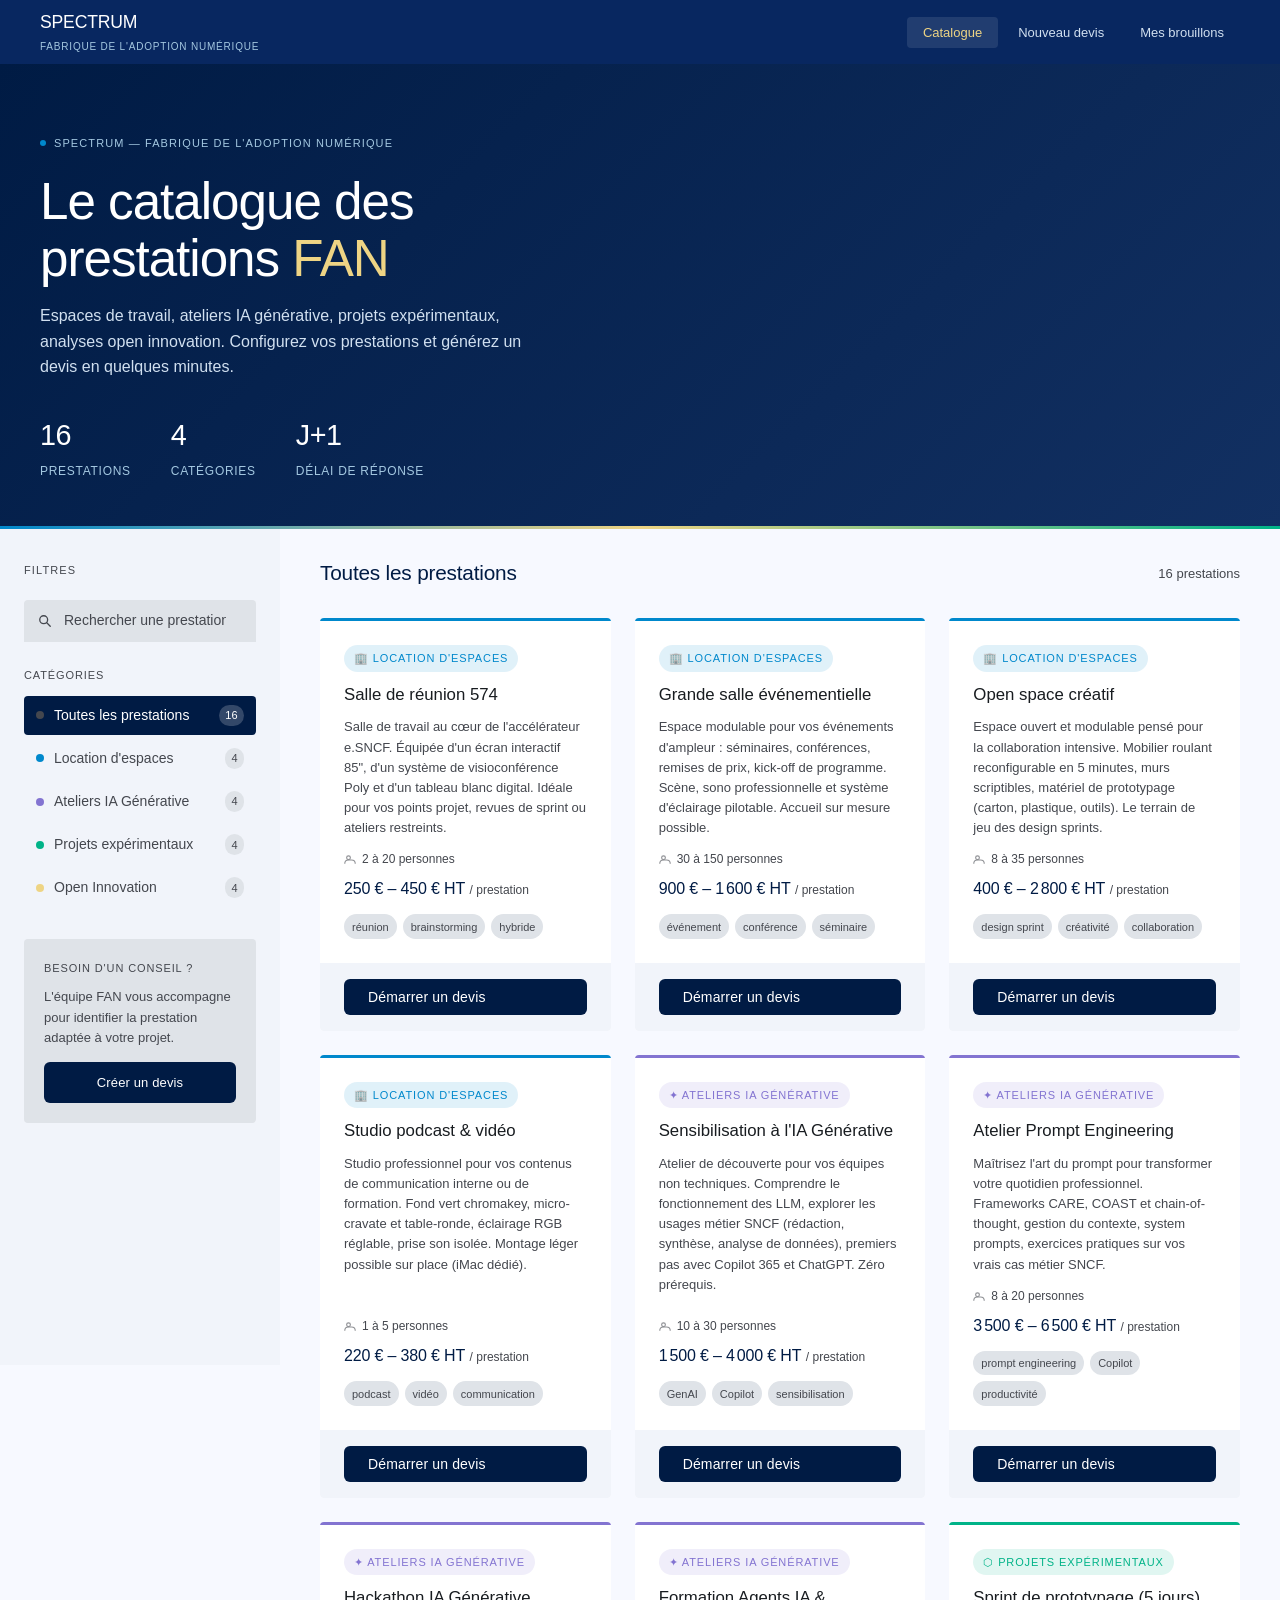
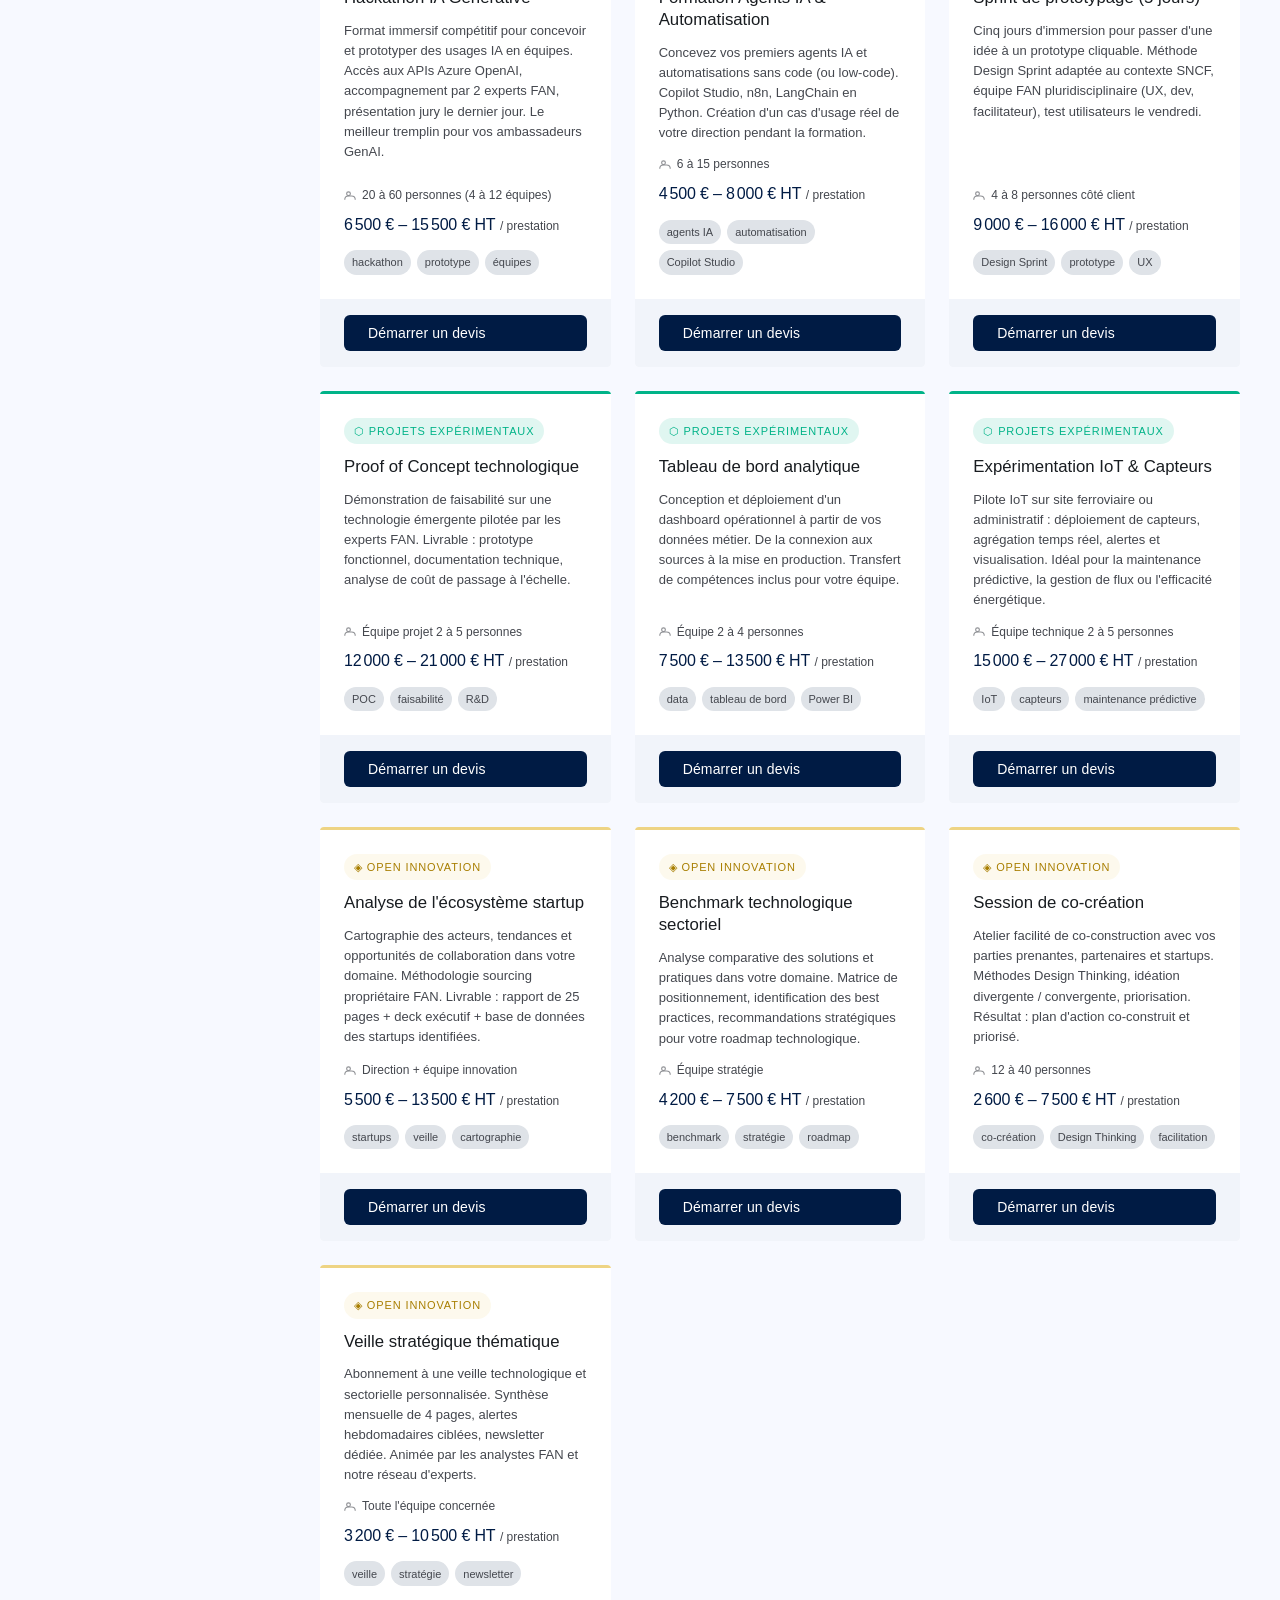
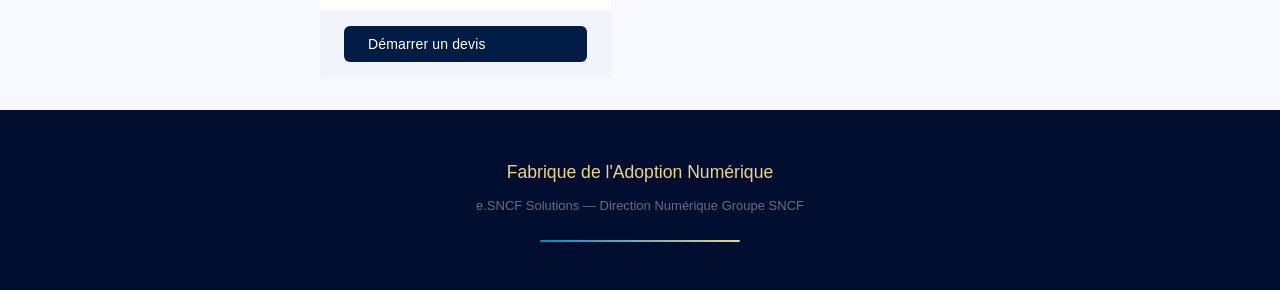
<file: index.html>
<!DOCTYPE html>
<html lang="fr">
<head>
  <meta charset="UTF-8">
  <meta name="viewport" content="width=device-width, initial-scale=1.0">
  <title>SPECTRUM — Catalogue des prestations FAN</title>
  <link rel="icon" type="image/svg+xml" href="assets/favicon.svg">
  <link rel="stylesheet" href="css/tokens.css">
  <link rel="stylesheet" href="css/base.css">
  <link rel="stylesheet" href="css/components.css">
  <link rel="stylesheet" href="css/pages/catalogue.css">
  <link rel="stylesheet" href="print.css">
</head>
<body data-page="catalogue">

  <!-- ═══ NAVIGATION ═══ -->
  <nav class="nav">
    <a href="index.html" class="nav-brand" style="text-decoration:none">
      <span class="nav-brand-nom">SPECTRUM</span>
      <span class="nav-brand-label">Fabrique de l'Adoption Numérique</span>
    </a>
    <ul class="nav-liens">
      <li><a href="index.html"     class="nav-lien actif">Catalogue</a></li>
      <li><a href="devis.html"     class="nav-lien">Nouveau devis</a></li>
      <li><a href="brouillons.html" class="nav-lien">Mes brouillons</a></li>
    </ul>
  </nav>
  <div class="nav-spacer"></div>

  <!-- ═══ HERO ═══ -->
  <header class="hero">
    <div class="hero-eyebrow">
      <span class="eyebrow">
        <span class="point-vivant"></span>
        SPECTRUM — Fabrique de l'Adoption Numérique
      </span>
    </div>
    <h1 class="hero-titre">Le catalogue des<br>prestations <span>FAN</span></h1>
    <p class="hero-sous-titre">
      Espaces de travail, ateliers IA générative, projets expérimentaux, analyses open innovation.
      Configurez vos prestations et générez un devis en quelques minutes.
    </p>
    <div class="hero-stats">
      <div class="hero-stat">
        <span class="hero-stat-valeur">16</span>
        <span class="hero-stat-label">Prestations</span>
      </div>
      <div class="hero-stat">
        <span class="hero-stat-valeur">4</span>
        <span class="hero-stat-label">Catégories</span>
      </div>
      <div class="hero-stat">
        <span class="hero-stat-valeur">J+1</span>
        <span class="hero-stat-label">Délai de réponse</span>
      </div>
    </div>
  </header>

  <!-- ═══ CORPS — Filtres + Grille ═══ -->
  <div class="catalogue-layout">

    <!-- Panneau filtres -->
    <aside class="filtres-panel">
      <p class="filtres-titre">Filtres</p>

      <!-- Recherche -->
      <div class="filtres-section">
        <div class="filtre-recherche">
          <svg class="filtre-recherche-icone" width="14" height="14" viewBox="0 0 16 16" fill="none">
            <circle cx="6.5" cy="6.5" r="4.5" stroke="currentColor" stroke-width="1.5"/>
            <path d="M10 10l4 4" stroke="currentColor" stroke-width="1.5" stroke-linecap="round"/>
          </svg>
          <input type="search" id="recherche-catalogue" class="champ"
            placeholder="Rechercher une prestation…"
            style="padding-left:2.5rem" autocomplete="off">
        </div>
      </div>

      <!-- Catégories -->
      <div class="filtres-section">
        <p class="filtres-section-titre">Catégories</p>
        <ul class="filtres-liste">
          <li class="filtre-item actif" data-filtre-cat="tous">
            <span class="filtre-item-dot" style="background:var(--sur-surface-secondaire)"></span>
            Toutes les prestations
            <span class="filtre-compteur" id="compteur-tous">16</span>
          </li>
          <li class="filtre-item" data-filtre-cat="espaces">
            <span class="filtre-item-dot filtre-item-dot-cerulean"></span>
            Location d'espaces
            <span class="filtre-compteur">4</span>
          </li>
          <li class="filtre-item" data-filtre-cat="genai">
            <span class="filtre-item-dot filtre-item-dot-lavande"></span>
            Ateliers IA Générative
            <span class="filtre-compteur">4</span>
          </li>
          <li class="filtre-item" data-filtre-cat="experimentation">
            <span class="filtre-item-dot filtre-item-dot-menthe"></span>
            Projets expérimentaux
            <span class="filtre-compteur">4</span>
          </li>
          <li class="filtre-item" data-filtre-cat="innovation">
            <span class="filtre-item-dot filtre-item-dot-ambre"></span>
            Open Innovation
            <span class="filtre-compteur">4</span>
          </li>
        </ul>
      </div>

      <!-- Contact -->
      <div class="filtres-section" style="margin-top:2rem;padding-top:1.5rem;background:var(--surface-haute);border-radius:0.25rem;padding:1.25rem">
        <p class="filtres-section-titre" style="margin-bottom:0.625rem">Besoin d'un conseil ?</p>
        <p style="font-size:0.8125rem;font-weight:300;color:var(--sur-surface-secondaire);line-height:1.55;margin-bottom:0.875rem">
          L'équipe FAN vous accompagne pour identifier la prestation adaptée à votre projet.
        </p>
        <a href="devis.html" class="btn-primaire btn-pleine-largeur" style="font-size:0.8125rem">
          Créer un devis
        </a>
      </div>
    </aside>

    <!-- Grille catalogue -->
    <main class="catalogue-zone" id="catalogue-zone">
      <div class="catalogue-entete">
        <h2 class="catalogue-titre">Toutes les prestations</h2>
        <span class="catalogue-compteur" id="catalogue-compteur">16 prestations</span>
      </div>
      <div id="catalogue-grille"></div>
    </main>

  </div>

  <!-- ═══ FOOTER ═══ -->
  <footer>
    <div class="footer-titre">Fabrique de l'Adoption Numérique</div>
    <div class="footer-sous-titre">e.SNCF Solutions — Direction Numérique Groupe SNCF</div>
    <div class="footer-filet"></div>
  </footer>

  <script type="module" src="js/app.js"></script>
</body>
</html>
</file>
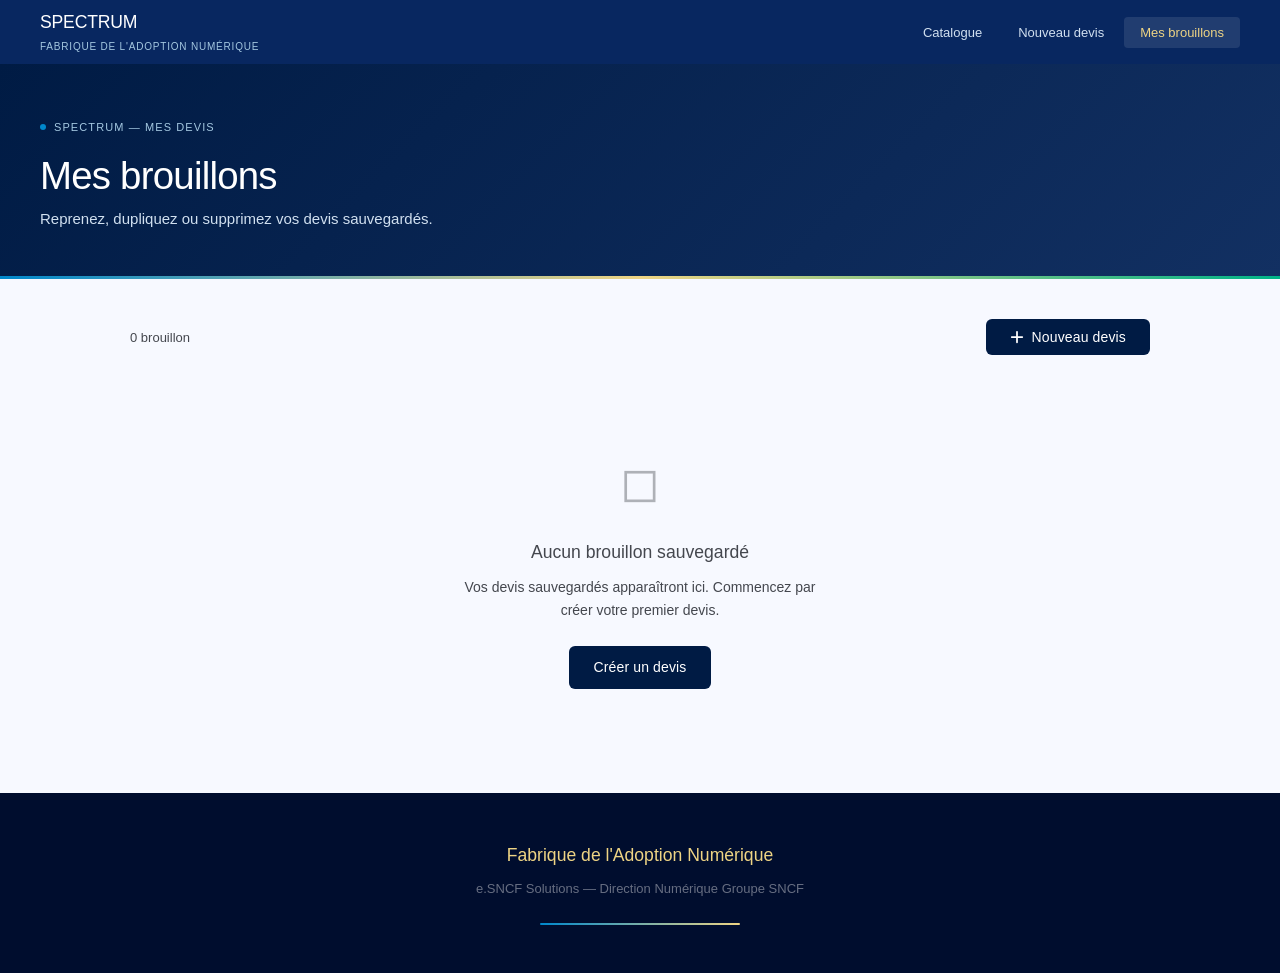
<file: brouillons.html>
<!DOCTYPE html>
<html lang="fr">
<head>
  <meta charset="UTF-8">
  <meta name="viewport" content="width=device-width, initial-scale=1.0">
  <title>SPECTRUM — Mes brouillons</title>
  <link rel="icon" type="image/svg+xml" href="assets/favicon.svg">
  <link rel="stylesheet" href="css/tokens.css">
  <link rel="stylesheet" href="css/base.css">
  <link rel="stylesheet" href="css/components.css">
  <link rel="stylesheet" href="css/pages/brouillons.css">
  <link rel="stylesheet" href="print.css">
</head>
<body data-page="brouillons">

  <!-- ═══ NAVIGATION ═══ -->
  <nav class="nav">
    <a href="index.html" class="nav-brand" style="text-decoration:none">
      <span class="nav-brand-nom">SPECTRUM</span>
      <span class="nav-brand-label">Fabrique de l'Adoption Numérique</span>
    </a>
    <ul class="nav-liens">
      <li><a href="index.html"      class="nav-lien">Catalogue</a></li>
      <li><a href="devis.html"      class="nav-lien">Nouveau devis</a></li>
      <li><a href="brouillons.html" class="nav-lien actif">Mes brouillons</a></li>
    </ul>
  </nav>
  <div class="nav-spacer"></div>

  <!-- ═══ HERO ═══ -->
  <header class="brouillons-hero">
    <span class="eyebrow" style="color:var(--bleu-horizon)">
      <span class="point-vivant"></span>
      SPECTRUM — Mes devis
    </span>
    <h1 class="brouillons-hero-titre">Mes brouillons</h1>
    <p class="brouillons-hero-sous-titre">
      Reprenez, dupliquez ou supprimez vos devis sauvegardés.
    </p>
  </header>

  <!-- ═══ ZONE PRINCIPALE ═══ -->
  <div class="brouillons-zone">

    <!-- Barre d'actions -->
    <div class="brouillons-barre">
      <span class="brouillons-compteur" id="brouillons-compteur">— brouillon</span>
      <button id="btn-nouveau-devis-brouillons" class="btn-primaire">
        <svg width="14" height="14" viewBox="0 0 16 16" fill="none" style="flex-shrink:0">
          <path d="M8 2v12M2 8h12" stroke="currentColor" stroke-width="2" stroke-linecap="round"/>
        </svg>
        Nouveau devis
      </button>
    </div>

    <!-- Tableau des brouillons -->
    <div id="tableau-zone" class="tableau-brouillons">
      <table class="tableau">
        <thead>
          <tr>
            <th>Nom du devis</th>
            <th>Direction / Entité</th>
            <th>Dernière modification</th>
            <th>Montant estimé</th>
            <th>Statut</th>
            <th>Actions</th>
          </tr>
        </thead>
        <tbody id="brouillons-tbody">
          <!-- Rendu dynamique par app.js -->
        </tbody>
      </table>
    </div>

    <!-- État vide -->
    <div id="etat-vide-zone" class="etat-vide" hidden>
      <span class="etat-vide-icone">◻</span>
      <div class="etat-vide-titre">Aucun brouillon sauvegardé</div>
      <p class="etat-vide-texte">
        Vos devis sauvegardés apparaîtront ici. Commencez par créer votre premier devis.
      </p>
      <a href="devis.html" class="btn-primaire">Créer un devis</a>
    </div>

  </div>

  <!-- ═══ FOOTER ═══ -->
  <footer>
    <div class="footer-titre">Fabrique de l'Adoption Numérique</div>
    <div class="footer-sous-titre">e.SNCF Solutions — Direction Numérique Groupe SNCF</div>
    <div class="footer-filet"></div>
  </footer>

  <script type="module" src="js/app.js"></script>
</body>
</html>
</file>
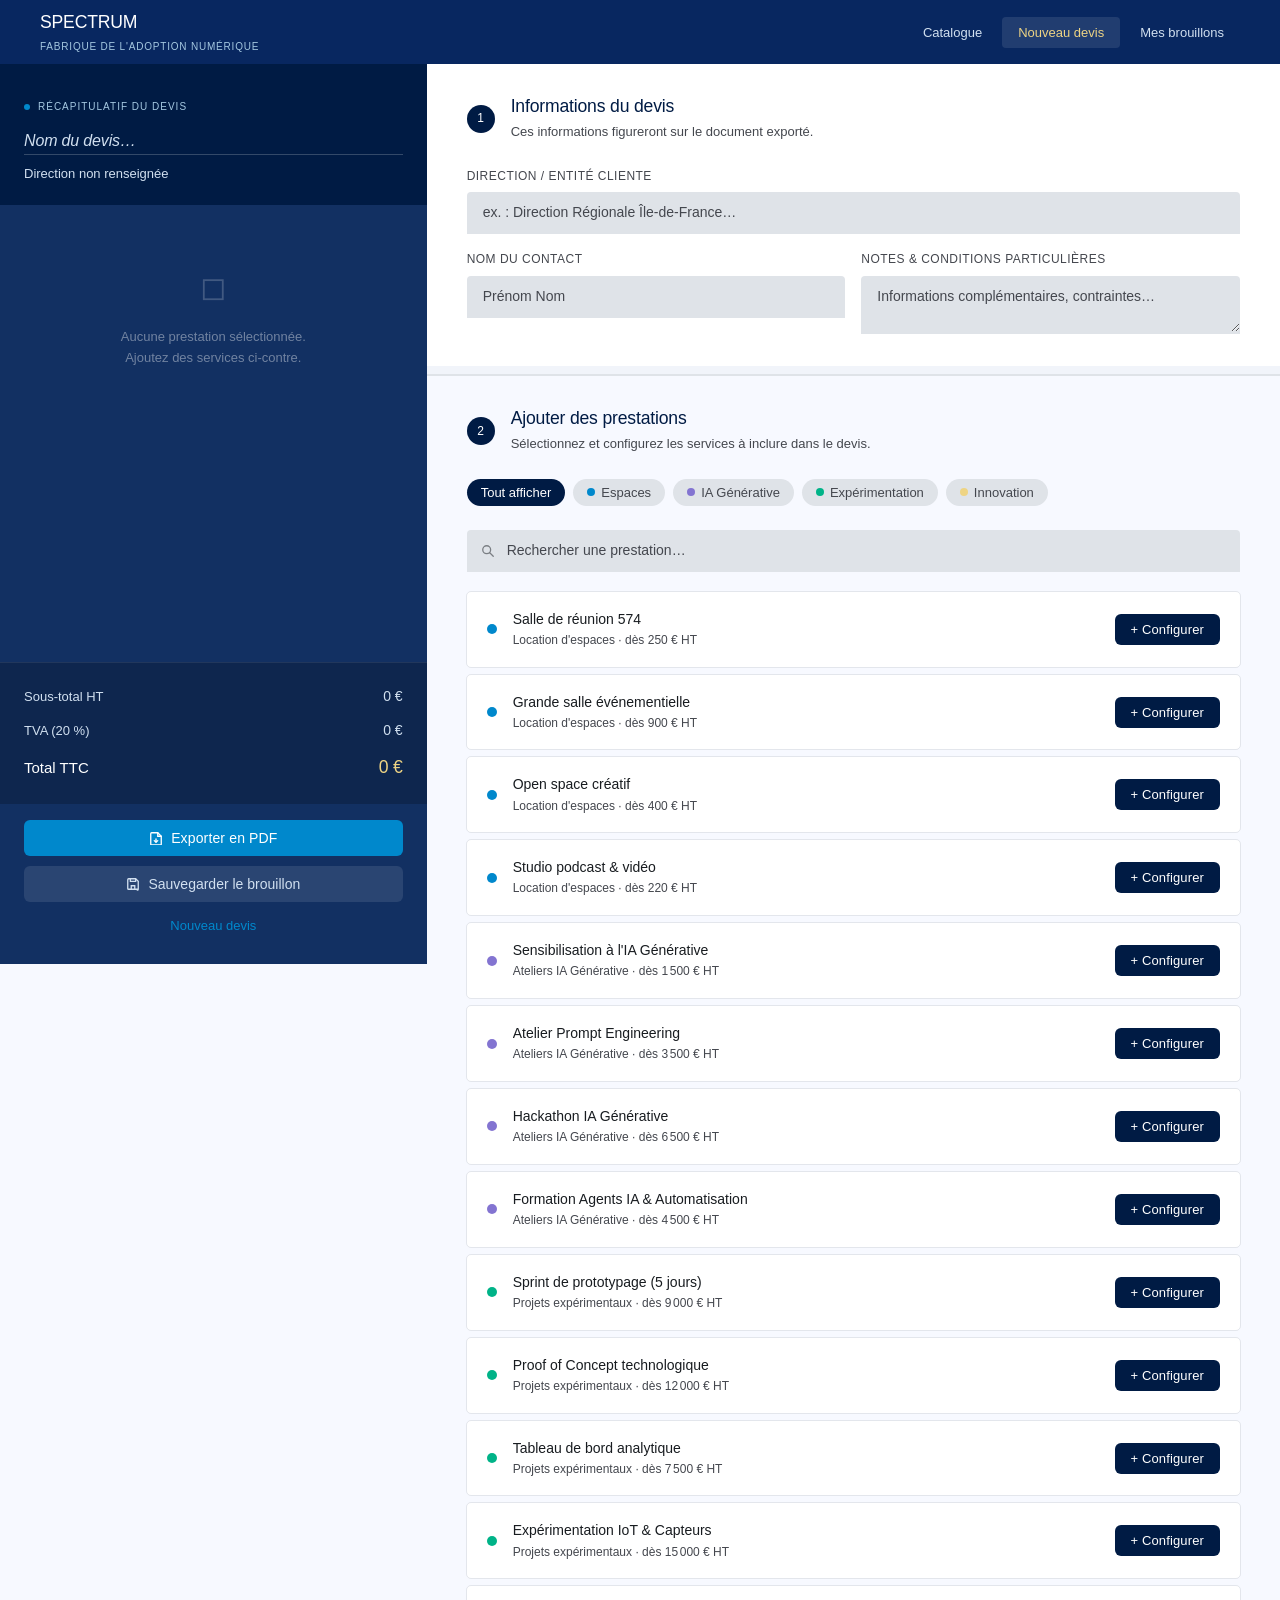
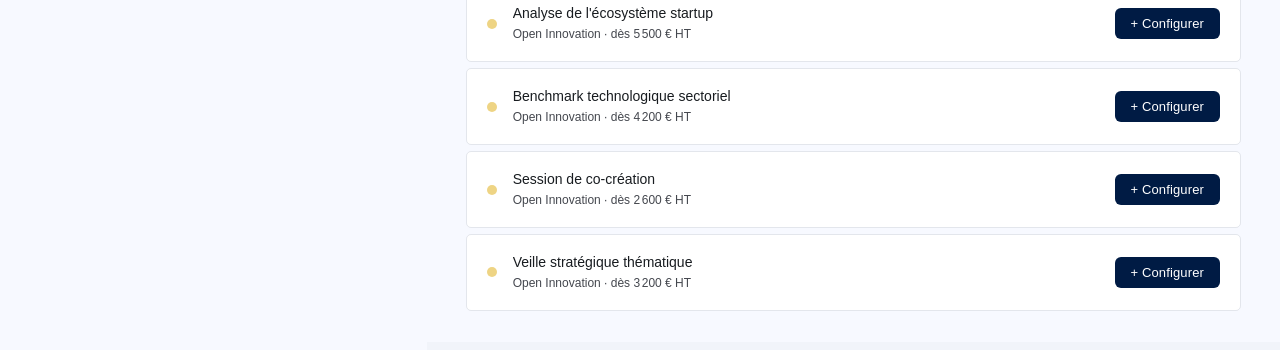
<file: devis.html>
<!DOCTYPE html>
<html lang="fr">
<head>
  <meta charset="UTF-8">
  <meta name="viewport" content="width=device-width, initial-scale=1.0">
  <title>SPECTRUM — Configurateur de devis</title>
  <link rel="icon" type="image/svg+xml" href="assets/favicon.svg">
  <link rel="stylesheet" href="css/tokens.css">
  <link rel="stylesheet" href="css/base.css">
  <link rel="stylesheet" href="css/components.css">
  <link rel="stylesheet" href="css/pages/devis.css">
  <link rel="stylesheet" href="print.css">
</head>
<body data-page="devis">

  <!-- ═══ NAVIGATION ═══ -->
  <nav class="nav">
    <a href="index.html" class="nav-brand" style="text-decoration:none">
      <span class="nav-brand-nom">SPECTRUM</span>
      <span class="nav-brand-label">Fabrique de l'Adoption Numérique</span>
    </a>
    <ul class="nav-liens">
      <li><a href="index.html"      class="nav-lien">Catalogue</a></li>
      <li><a href="devis.html"      class="nav-lien actif">Nouveau devis</a></li>
      <li><a href="brouillons.html" class="nav-lien">Mes brouillons</a></li>
    </ul>
  </nav>
  <div class="nav-spacer"></div>

  <!-- ═══ LAYOUT APPLICATIF 1/3 + 2/3 ═══ -->
  <div class="layout-app" style="min-height:calc(100vh - 64px)">

    <!-- ─── SIDEBAR RÉCAPITULATIF (1/3) ─── -->
    <aside class="sidebar sidebar-recap">

      <!-- En-tête recap -->
      <div class="recap-entete">
        <div class="recap-eyebrow">
          <span class="eyebrow">
            <span class="point-vivant"></span>
            Récapitulatif du devis
          </span>
        </div>
        <input type="text" id="recap-nom-devis" class="recap-nom-devis"
          placeholder="Nom du devis…"
          maxlength="80"
          autocomplete="off">
        <div class="recap-direction" id="recap-direction">Direction non renseignée</div>
      </div>

      <!-- Corps — lignes -->
      <div class="recap-corps" id="recap-lignes-zone">
        <div class="recap-vide">
          <span class="recap-vide-icone">◻</span>
          Aucune prestation sélectionnée.<br>Ajoutez des services ci-contre.
        </div>
      </div>

      <!-- Totaux -->
      <div class="recap-totaux">
        <div class="recap-ligne-total">
          <span class="recap-ligne-total-label">Sous-total HT</span>
          <span class="recap-ligne-total-valeur" id="recap-ht">0 €</span>
        </div>
        <div class="recap-ligne-total">
          <span class="recap-ligne-total-label">TVA (20 %)</span>
          <span class="recap-ligne-total-valeur" id="recap-tva">0 €</span>
        </div>
        <div class="recap-ligne-total ttc">
          <span class="recap-ligne-total-label">Total TTC</span>
          <span class="recap-ligne-total-valeur" id="recap-ttc">0 €</span>
        </div>
      </div>

      <!-- Actions -->
      <div class="recap-actions">
        <button id="btn-export-pdf" class="btn-primaire btn-pleine-largeur" disabled>
          <svg width="14" height="14" viewBox="0 0 16 16" fill="none" style="flex-shrink:0">
            <path d="M3 2h7l4 4v9a1 1 0 01-1 1H3a1 1 0 01-1-1V3a1 1 0 011-1z" stroke="currentColor" stroke-width="1.5" fill="none"/>
            <path d="M10 2v4h4M8 9v4M6 11l2 2 2-2" stroke="currentColor" stroke-width="1.5" stroke-linecap="round"/>
          </svg>
          Exporter en PDF
        </button>
        <button id="btn-sauvegarder" class="btn-secondaire btn-pleine-largeur" disabled>
          <svg width="14" height="14" viewBox="0 0 16 16" fill="none" style="flex-shrink:0">
            <path d="M13 14H3a1 1 0 01-1-1V3a1 1 0 011-1h8l3 3v9a1 1 0 01-1 1z" stroke="currentColor" stroke-width="1.5" fill="none"/>
            <path d="M10 14v-4H6v4M5 2v3h6V2" stroke="currentColor" stroke-width="1.5"/>
          </svg>
          Sauvegarder le brouillon
        </button>
        <button id="btn-nouveau-devis" class="btn-tertiaire" style="align-self:center;font-size:0.8125rem">
          Nouveau devis
        </button>
      </div>

    </aside>

    <!-- ─── ZONE PRINCIPALE (2/3) ─── -->
    <main class="contenu-principal" style="padding:0;background:var(--surface-basse)">

      <!-- Section 1 — Informations du devis -->
      <section class="devis-section" id="section-infos">
        <div class="devis-section-entete">
          <div class="devis-section-numero">1</div>
          <div>
            <h2 class="devis-section-titre">Informations du devis</h2>
            <p class="devis-section-sous-titre">Ces informations figureront sur le document exporté.</p>
          </div>
        </div>

        <div class="infos-grille">
          <div class="champ-groupe pleine-largeur">
            <label class="champ-label" for="champ-direction">Direction / Entité cliente</label>
            <input type="text" id="champ-direction" class="champ"
              placeholder="ex. : Direction Régionale Île-de-France…"
              maxlength="120" autocomplete="organization">
          </div>
          <div class="champ-groupe">
            <label class="champ-label" for="champ-contact">Nom du contact</label>
            <input type="text" id="champ-contact" class="champ"
              placeholder="Prénom Nom"
              maxlength="80" autocomplete="name">
          </div>
          <div class="champ-groupe">
            <label class="champ-label" for="champ-notes">Notes &amp; conditions particulières</label>
            <textarea id="champ-notes" class="champ" rows="2"
              placeholder="Informations complémentaires, contraintes…"
              style="resize:vertical"></textarea>
          </div>
        </div>
      </section>

      <!-- Séparateur fond -->
      <div style="height:2px;background:var(--surface-haute)"></div>

      <!-- Section 2 — Sélection des prestations -->
      <section class="devis-section" id="section-catalogue" style="background:var(--surface)">
        <div class="devis-section-entete">
          <div class="devis-section-numero">2</div>
          <div>
            <h2 class="devis-section-titre">Ajouter des prestations</h2>
            <p class="devis-section-sous-titre">Sélectionnez et configurez les services à inclure dans le devis.</p>
          </div>
        </div>

        <!-- Filtres rapides -->
        <div class="filtres-rapides">
          <button class="filtre-rapide actif" data-filtre-cat="tous">Tout afficher</button>
          <button class="filtre-rapide" data-filtre-cat="espaces">
            <span style="width:8px;height:8px;border-radius:50%;background:var(--cerulean)"></span>
            Espaces
          </button>
          <button class="filtre-rapide" data-filtre-cat="genai">
            <span style="width:8px;height:8px;border-radius:50%;background:var(--lavande)"></span>
            IA Générative
          </button>
          <button class="filtre-rapide" data-filtre-cat="experimentation">
            <span style="width:8px;height:8px;border-radius:50%;background:var(--menthe)"></span>
            Expérimentation
          </button>
          <button class="filtre-rapide" data-filtre-cat="innovation">
            <span style="width:8px;height:8px;border-radius:50%;background:var(--ambre)"></span>
            Innovation
          </button>
        </div>

        <!-- Recherche rapide -->
        <div style="position:relative;margin-bottom:1.25rem">
          <svg style="position:absolute;left:0.875rem;top:50%;transform:translateY(-50%);opacity:0.5" width="14" height="14" viewBox="0 0 16 16" fill="none">
            <circle cx="6.5" cy="6.5" r="4.5" stroke="currentColor" stroke-width="1.5"/>
            <path d="M10 10l4 4" stroke="currentColor" stroke-width="1.5" stroke-linecap="round"/>
          </svg>
          <input type="search" id="recherche-devis" class="champ"
            placeholder="Rechercher une prestation…"
            style="padding-left:2.5rem" autocomplete="off">
        </div>

        <!-- Catalogue compact -->
        <div id="catalogue-compact-zone"></div>

      </section>

    </main>
  </div>

  <!-- Toast (généré dynamiquement par app.js) -->

  <script type="module" src="js/app.js"></script>
</body>
</html>
</file>
<file: css/tokens.css>
:root {
  /* === Couleurs structurelles === */
  --primaire: #001b44;
  --primaire-conteneur: #123062;
  --sur-primaire: #ffffff;
  --sur-primaire-conteneur: #d1e0f0;

  /* === Surfaces mode clair === */
  --surface: #f7f9ff;
  --surface-basse: #f1f4fa;
  --surface-haute: #dfe3e8;
  --surface-flottante: #ffffff;
  --sur-surface: #181c20;
  --sur-surface-secondaire: #44474e;

  /* === Surfaces mode sombre === */
  --sombre-fond: #00205b;
  --sombre-fond-moyen: #001440;
  --sombre-fond-profond: #000d2e;

  /* === Accents fonctionnels === */
  --cerulean: #0088cc;
  --ambre: #eed484;
  --menthe: #00b388;
  --lavande: #8374d1;
  --ocre: #dc582a;
  --bourgogne: #651c32;
  --bleu-horizon: #a4c8e1;

  /* === Fonctionnels === */
  --succes-fond: #d3e9e5;
  --ombre-ambiante: rgba(0, 26, 66, 0.06);
  --bordure-fantome: rgba(116, 119, 128, 0.15);

  /* === Typographie === */
  --police-display: 'Avenir', 'Avenir Next', sans-serif;
  --police-corps: 'Avenir', 'Avenir Next', Arial, sans-serif;
}
</file>
<file: css/base.css>
*, *::before, *::after {
  margin: 0;
  padding: 0;
  box-sizing: border-box;
}

/* Garantit que l'attribut HTML [hidden] l'emporte sur tout display CSS */
[hidden] { display: none !important; }

html { scroll-behavior: smooth; }

body {
  font-family: var(--police-corps);
  background: var(--surface);
  color: var(--sur-surface);
  font-weight: 300;
  line-height: 1.65;
  -webkit-font-smoothing: antialiased;
}

/* === Typographie === */

h1, h2 {
  font-family: var(--police-display);
  font-weight: 500;
  letter-spacing: -0.02em;
  color: var(--primaire);
  line-height: 1.15;
}

h1 { font-size: clamp(1.8rem, 3vw, 2.6rem); }
h2 { font-size: clamp(1.3rem, 2vw, 1.8rem); line-height: 1.2; }
h3 { font-family: var(--police-corps); font-weight: 400; font-size: 1.1rem; line-height: 1.3; color: var(--sur-surface); }

p { font-weight: 300; font-size: 1rem; line-height: 1.65; }

a { color: var(--cerulean); text-decoration: none; }
a:hover { text-decoration: underline; }

/* === Eyebrow === */

.eyebrow {
  font-size: 11px;
  font-weight: 500;
  letter-spacing: 0.1em;
  text-transform: uppercase;
  color: var(--cerulean);
  display: inline-flex;
  align-items: center;
  gap: 0.5rem;
}

/* === Point vivant === */

@keyframes pulse {
  0%, 100% { opacity: 1; }
  50%       { opacity: 0.4; }
}

.point-vivant {
  width: 6px;
  height: 6px;
  border-radius: 50%;
  background: var(--cerulean);
  animation: pulse 2s ease-in-out infinite;
  display: inline-block;
  flex-shrink: 0;
}

/* === Filet FAN === */

.filet-fan {
  height: 3px;
  background: linear-gradient(90deg, var(--cerulean), var(--ambre), var(--menthe));
}

/* === Layouts === */

.layout-app {
  display: grid;
  grid-template-columns: 1fr 2fr;
  min-height: 100vh;
}

.sidebar {
  background: var(--surface-basse);
  padding: 2rem 1.5rem;
  position: sticky;
  top: 0;
  height: 100vh;
  overflow-y: auto;
}

.contenu-principal {
  padding: 2rem 2.5rem;
  background: var(--surface);
  min-height: 100vh;
}

/* === Grilles === */

.grille-2   { display: grid; grid-template-columns: 1fr 1fr; gap: 1.5rem; }
.grille-3   { display: grid; grid-template-columns: repeat(3, 1fr); gap: 1.5rem; }
.grille-auto { display: grid; grid-template-columns: repeat(auto-fit, minmax(280px, 1fr)); gap: 1.5rem; }

/* === Utilitaires === */

.sr-only {
  position: absolute;
  width: 1px;
  height: 1px;
  padding: 0;
  margin: -1px;
  overflow: hidden;
  clip: rect(0, 0, 0, 0);
  white-space: nowrap;
  border: 0;
}

.texte-secondaire { color: var(--sur-surface-secondaire); font-size: 0.875rem; font-weight: 300; }
.texte-caption    { font-size: 0.75rem; font-weight: 400; letter-spacing: 0.02em; color: var(--sur-surface-secondaire); }

/* === Animations d'apparition === */

.apparition {
  opacity: 0;
  transform: translateY(12px);
  transition: opacity 0.4s ease-out, transform 0.4s ease-out;
}
.apparition.visible {
  opacity: 1;
  transform: translateY(0);
}

/* === Responsive === */

@media (max-width: 900px) {
  .layout-app           { grid-template-columns: 1fr; }
  .sidebar              { position: relative; height: auto; }
  .contenu-principal    { padding: 1.5rem 1.25rem; }
  .grille-2, .grille-3  { grid-template-columns: 1fr; }
}
</file>
<file: css/components.css>
/* ========================================
   COMPONENTS — Design System FAN
   ======================================== */

/* === Navigation === */

.nav {
  position: fixed;
  top: 0; left: 0; right: 0;
  z-index: 100;
  background: rgba(0, 32, 91, 0.97);
  backdrop-filter: blur(8px);
  height: 64px;
  padding: 0 2.5rem;
  display: flex;
  align-items: center;
  justify-content: space-between;
}

.nav-brand {
  display: flex;
  flex-direction: column;
  gap: 0.1rem;
}

.nav-brand-nom {
  font-family: var(--police-display);
  font-size: 1.1rem;
  font-weight: 500;
  color: var(--sur-primaire);
  letter-spacing: -0.01em;
}

.nav-brand-label {
  font-size: 10px;
  font-weight: 400;
  letter-spacing: 0.08em;
  text-transform: uppercase;
  color: var(--bleu-horizon);
}

.nav-liens {
  display: flex;
  align-items: center;
  gap: 0.25rem;
  list-style: none;
}

.nav-lien {
  font-size: 0.8125rem;
  font-weight: 400;
  color: var(--sur-primaire-conteneur);
  padding: 0.5rem 1rem;
  border-radius: 0.25rem;
  transition: background 0.2s, color 0.2s;
}

.nav-lien:hover,
.nav-lien.actif {
  color: var(--sur-primaire);
  background: rgba(255, 255, 255, 0.1);
  text-decoration: none;
}

.nav-lien.actif {
  color: var(--ambre);
}

/* Espace sous la nav fixe */
.nav-spacer { height: 64px; }

/* === Boutons === */

.btn-primaire {
  background: var(--primaire);
  color: var(--sur-primaire);
  border: none;
  border-radius: 0.375rem;
  padding: 0.625rem 1.5rem;
  font-family: var(--police-corps);
  font-size: 0.875rem;
  font-weight: 500;
  letter-spacing: 0.01em;
  cursor: pointer;
  transition: background 0.2s, transform 0.15s;
  display: inline-flex;
  align-items: center;
  gap: 0.5rem;
}

.btn-primaire:hover  { background: var(--primaire-conteneur); }
.btn-primaire:active { transform: scale(0.98); }

.btn-secondaire {
  background: var(--surface-haute);
  color: var(--sur-surface);
  border: none;
  border-radius: 0.375rem;
  padding: 0.625rem 1.5rem;
  font-family: var(--police-corps);
  font-size: 0.875rem;
  font-weight: 400;
  cursor: pointer;
  transition: background 0.2s, transform 0.15s;
  display: inline-flex;
  align-items: center;
  gap: 0.5rem;
}

.btn-secondaire:hover  { background: var(--surface-basse); }
.btn-secondaire:active { transform: scale(0.98); }

.btn-tertiaire {
  background: none;
  border: none;
  color: var(--cerulean);
  font-family: var(--police-corps);
  font-size: 0.875rem;
  font-weight: 400;
  cursor: pointer;
  padding: 0.375rem 0;
  border-bottom: 1px solid transparent;
  transition: border-color 0.2s;
  display: inline-flex;
  align-items: center;
  gap: 0.375rem;
}

.btn-tertiaire:hover { border-bottom-color: var(--cerulean); }

.btn-danger {
  background: none;
  border: none;
  color: var(--ocre);
  font-family: var(--police-corps);
  font-size: 0.8125rem;
  font-weight: 400;
  cursor: pointer;
  padding: 0.25rem;
  opacity: 0.7;
  transition: opacity 0.2s;
}
.btn-danger:hover { opacity: 1; }

.btn-pleine-largeur { width: 100%; justify-content: center; }

/* === Cartes === */

.carte {
  background: var(--surface-flottante);
  border-radius: 0.25rem;
  padding: 1.5rem;
  transition: transform 0.2s ease-out, box-shadow 0.2s ease-out;
  position: relative;
  overflow: hidden;
}

.carte::before {
  content: '';
  position: absolute;
  top: 0; left: 0; right: 0;
  height: 3px;
}

.carte:hover {
  transform: translateY(-2px);
  box-shadow: 0 12px 40px var(--ombre-ambiante);
}

/* Accents catégorie */
.carte[data-categorie="espaces"]::before        { background: var(--cerulean); }
.carte[data-categorie="genai"]::before          { background: var(--lavande); }
.carte[data-categorie="experimentation"]::before { background: var(--menthe); }
.carte[data-categorie="innovation"]::before     { background: var(--ambre); }

/* === Badges de catégorie === */

.badge {
  display: inline-flex;
  align-items: center;
  gap: 0.35rem;
  font-size: 11px;
  font-weight: 500;
  letter-spacing: 0.08em;
  text-transform: uppercase;
  padding: 0.25rem 0.625rem;
  border-radius: 2rem;
}

.badge-espaces        { background: rgba(0, 136, 204, 0.12);   color: var(--cerulean); }
.badge-genai          { background: rgba(131, 116, 209, 0.12); color: var(--lavande); }
.badge-experimentation { background: rgba(0, 179, 136, 0.12); color: var(--menthe); }
.badge-innovation     { background: rgba(238, 212, 132, 0.15); color: #a87e00; }

/* === Tags === */

.tag {
  display: inline-block;
  font-size: 11px;
  font-weight: 400;
  color: var(--sur-surface-secondaire);
  background: var(--surface-haute);
  padding: 0.2rem 0.5rem;
  border-radius: 2rem;
}

/* === Formulaires === */

.champ-groupe {
  display: flex;
  flex-direction: column;
  gap: 0.375rem;
}

.champ-label {
  font-size: 0.75rem;
  font-weight: 500;
  letter-spacing: 0.04em;
  text-transform: uppercase;
  color: var(--sur-surface-secondaire);
}

.champ {
  background: var(--surface-haute);
  border: none;
  border-bottom: 2px solid transparent;
  border-radius: 0.25rem 0.25rem 0 0;
  padding: 0.75rem 1rem;
  font-family: var(--police-corps);
  font-size: 0.875rem;
  font-weight: 400;
  color: var(--sur-surface);
  transition: background 0.2s, border-color 0.2s;
  width: 100%;
}

.champ:focus {
  background: var(--surface-flottante);
  border-bottom-color: var(--primaire);
  outline: none;
}

.champ::placeholder {
  color: var(--sur-surface-secondaire);
  font-weight: 300;
}

select.champ {
  cursor: pointer;
  appearance: none;
  background-image: url("data:image/svg+xml,%3Csvg xmlns='http://www.w3.org/2000/svg' width='12' height='8' viewBox='0 0 12 8'%3E%3Cpath d='M1 1l5 5 5-5' stroke='%2344474e' stroke-width='1.5' fill='none' stroke-linecap='round'/%3E%3C/svg%3E");
  background-repeat: no-repeat;
  background-position: right 1rem center;
  padding-right: 2.5rem;
}

.champ-range {
  width: 100%;
  accent-color: var(--primaire);
  height: 4px;
  border: none;
  background: transparent;
  cursor: pointer;
}

.champ-radio-groupe {
  display: flex;
  flex-wrap: wrap;
  gap: 0.5rem;
}

.champ-radio-btn {
  display: none;
}

.champ-radio-label {
  display: inline-block;
  font-size: 0.8125rem;
  font-weight: 400;
  color: var(--sur-surface-secondaire);
  background: var(--surface-haute);
  padding: 0.4rem 0.875rem;
  border-radius: 0.375rem;
  cursor: pointer;
  transition: background 0.15s, color 0.15s;
  border-bottom: 2px solid transparent;
}

.champ-radio-btn:checked + .champ-radio-label {
  background: var(--primaire);
  color: var(--sur-primaire);
  border-bottom-color: transparent;
}

/* === Tableaux === */

.tableau {
  width: 100%;
  border-collapse: collapse;
  font-family: var(--police-corps);
  font-size: 0.8125rem;
}

.tableau th {
  padding: 0.75rem 1rem;
  font-weight: 500;
  font-size: 0.6875rem;
  letter-spacing: 0.04em;
  text-transform: uppercase;
  color: var(--sur-surface-secondaire);
  text-align: left;
  background: var(--surface-basse);
}

.tableau td {
  padding: 0.75rem 1rem;
  font-weight: 300;
  color: var(--sur-surface);
  vertical-align: middle;
}

.tableau tbody tr:nth-child(even) td { background: var(--surface-basse); }
.tableau tbody tr:hover td { background: var(--surface-haute); transition: background 0.15s; }

/* === Indicateurs de statut === */

.statut {
  display: inline-flex;
  align-items: center;
  gap: 0.35rem;
  font-size: 11px;
  font-weight: 500;
  letter-spacing: 0.06em;
  text-transform: uppercase;
  padding: 0.25rem 0.625rem;
  border-radius: 2rem;
}

.statut-brouillon { background: rgba(0, 136, 204, 0.12); color: var(--cerulean); }
.statut-finalise  { background: var(--succes-fond); color: var(--primaire); }

/* === Modales === */

.modal-overlay {
  position: fixed;
  inset: 0;
  background: rgba(0, 27, 68, 0.5);
  z-index: 200;
  display: flex;
  align-items: center;
  justify-content: center;
  padding: 1.5rem;
  backdrop-filter: blur(2px);
}

.modal {
  background: var(--surface-flottante);
  border-radius: 0.25rem;
  padding: 2rem;
  max-width: 540px;
  width: 100%;
  max-height: 90vh;
  overflow-y: auto;
  box-shadow: 0 24px 64px rgba(0, 27, 68, 0.2);
  position: relative;
}

.modal-entete {
  margin-bottom: 1.5rem;
  padding-bottom: 1.25rem;
  background: var(--surface-basse);
  margin: -2rem -2rem 1.5rem;
  padding: 1.5rem 2rem;
}

.modal-titre {
  font-family: var(--police-display);
  font-size: 1.2rem;
  font-weight: 500;
  color: var(--primaire);
  letter-spacing: -0.01em;
  margin-top: 0.5rem;
}

.modal-actions {
  display: flex;
  gap: 0.75rem;
  justify-content: flex-end;
  margin-top: 2rem;
  padding-top: 1.25rem;
  background: var(--surface-basse);
  margin-left: -2rem;
  margin-right: -2rem;
  margin-bottom: -2rem;
  padding: 1.25rem 2rem;
}

/* === Footer === */

footer {
  background: var(--sombre-fond-profond);
  padding: 3rem 2.5rem;
  text-align: center;
}

.footer-titre {
  font-family: var(--police-display);
  font-size: 1.1rem;
  font-weight: 500;
  color: var(--ambre);
}

.footer-sous-titre {
  font-family: var(--police-corps);
  font-size: 0.8125rem;
  font-weight: 300;
  color: rgba(255, 255, 255, 0.4);
  margin-top: 0.5rem;
}

.footer-filet {
  width: 200px;
  height: 2px;
  background: linear-gradient(90deg, var(--cerulean), var(--ambre));
  margin: 1.5rem auto 0;
  border-radius: 1px;
}

/* === Séparateur de section === */

.section-sep {
  height: 1px;
  background: var(--surface-haute);
  margin: 2.5rem 0;
}

/* === Notification toast === */

.toast {
  position: fixed;
  bottom: 2rem;
  right: 2rem;
  z-index: 300;
  background: var(--primaire);
  color: var(--sur-primaire);
  padding: 0.875rem 1.5rem;
  border-radius: 0.375rem;
  font-size: 0.875rem;
  font-weight: 400;
  box-shadow: 0 8px 32px rgba(0, 27, 68, 0.3);
  transform: translateY(1rem);
  opacity: 0;
  transition: opacity 0.25s ease-out, transform 0.25s ease-out;
  pointer-events: none;
}

.toast.visible {
  opacity: 1;
  transform: translateY(0);
}

.toast.toast-succes { background: var(--menthe); }
.toast.toast-erreur { background: var(--ocre); }

/* === État vide === */

.etat-vide {
  text-align: center;
  padding: 4rem 2rem;
  color: var(--sur-surface-secondaire);
}

.etat-vide-icone {
  font-size: 3rem;
  margin-bottom: 1rem;
  opacity: 0.4;
  display: block;
}

.etat-vide-titre {
  font-family: var(--police-display);
  font-size: 1.1rem;
  font-weight: 500;
  color: var(--sur-surface-secondaire);
  margin-bottom: 0.5rem;
}

.etat-vide-texte {
  font-size: 0.875rem;
  font-weight: 300;
  max-width: 360px;
  margin: 0 auto 1.5rem;
}
</file>
<file: css/pages/catalogue.css>
/* ========================================
   CATALOGUE — Page styles
   ======================================== */

/* === Hero === */

.hero {
  background: linear-gradient(135deg, var(--primaire), var(--primaire-conteneur));
  padding: 4rem 2.5rem 3rem;
  position: relative;
  overflow: hidden;
}

.hero::after {
  content: '';
  position: absolute;
  bottom: 0; left: 0; right: 0;
  height: 3px;
  background: linear-gradient(90deg, var(--cerulean), var(--ambre), var(--menthe));
}

.hero-eyebrow {
  margin-bottom: 1.25rem;
}

.hero-eyebrow .eyebrow {
  color: var(--bleu-horizon);
}

.hero-titre {
  font-family: var(--police-display);
  font-size: clamp(2rem, 4vw, 3.2rem);
  font-weight: 500;
  letter-spacing: -0.02em;
  color: var(--sur-primaire);
  line-height: 1.1;
  max-width: 640px;
  margin-bottom: 1rem;
}

.hero-titre span {
  color: var(--ambre);
}

.hero-sous-titre {
  font-size: 1rem;
  font-weight: 300;
  color: var(--sur-primaire-conteneur);
  max-width: 520px;
  line-height: 1.6;
  margin-bottom: 2rem;
}

.hero-stats {
  display: flex;
  gap: 2.5rem;
}

.hero-stat {
  display: flex;
  flex-direction: column;
  gap: 0.15rem;
}

.hero-stat-valeur {
  font-family: var(--police-display);
  font-size: 1.8rem;
  font-weight: 500;
  color: var(--sur-primaire);
  letter-spacing: -0.02em;
}

.hero-stat-label {
  font-size: 0.75rem;
  font-weight: 300;
  color: var(--bleu-horizon);
  text-transform: uppercase;
  letter-spacing: 0.06em;
}

/* === Layout catalogue === */

.catalogue-layout {
  display: grid;
  grid-template-columns: 280px 1fr;
  gap: 0;
  min-height: calc(100vh - 64px);
}

/* === Panneau filtres === */

.filtres-panel {
  background: var(--surface-basse);
  padding: 2rem 1.5rem;
  position: sticky;
  top: 64px;
  height: calc(100vh - 64px);
  overflow-y: auto;
}

.filtres-titre {
  font-size: 11px;
  font-weight: 500;
  letter-spacing: 0.1em;
  text-transform: uppercase;
  color: var(--sur-surface-secondaire);
  margin-bottom: 1.25rem;
}

.filtre-recherche {
  position: relative;
  margin-bottom: 1.5rem;
}

.filtre-recherche-icone {
  position: absolute;
  left: 0.875rem;
  top: 50%;
  transform: translateY(-50%);
  color: var(--sur-surface-secondaire);
  pointer-events: none;
}

.filtre-recherche input {
  padding-left: 2.5rem;
}

.filtres-section {
  margin-bottom: 1.5rem;
}

.filtres-section-titre {
  font-size: 11px;
  font-weight: 500;
  letter-spacing: 0.08em;
  text-transform: uppercase;
  color: var(--sur-surface-secondaire);
  margin-bottom: 0.75rem;
}

.filtres-liste {
  display: flex;
  flex-direction: column;
  gap: 0.25rem;
  list-style: none;
}

.filtre-item {
  display: flex;
  align-items: center;
  gap: 0.625rem;
  padding: 0.5rem 0.75rem;
  border-radius: 0.25rem;
  cursor: pointer;
  font-size: 0.875rem;
  font-weight: 400;
  color: var(--sur-surface-secondaire);
  transition: background 0.15s, color 0.15s;
  user-select: none;
}

.filtre-item:hover {
  background: var(--surface-haute);
  color: var(--sur-surface);
}

.filtre-item.actif {
  background: var(--primaire);
  color: var(--sur-primaire);
}

.filtre-item-dot {
  width: 8px;
  height: 8px;
  border-radius: 50%;
  flex-shrink: 0;
}

.filtre-item-dot-cerulean        { background: var(--cerulean); }
.filtre-item-dot-lavande         { background: var(--lavande); }
.filtre-item-dot-menthe          { background: var(--menthe); }
.filtre-item-dot-ambre           { background: var(--ambre); }

.filtre-compteur {
  margin-left: auto;
  font-size: 11px;
  font-weight: 500;
  color: var(--sur-surface-secondaire);
  background: var(--surface-haute);
  padding: 0.1rem 0.4rem;
  border-radius: 2rem;
}

.filtre-item.actif .filtre-compteur {
  background: rgba(255, 255, 255, 0.2);
  color: var(--sur-primaire);
}

/* === Zone catalogue === */

.catalogue-zone {
  padding: 2rem 2.5rem;
  background: var(--surface);
}

.catalogue-entete {
  display: flex;
  align-items: center;
  justify-content: space-between;
  margin-bottom: 2rem;
}

.catalogue-titre {
  font-family: var(--police-display);
  font-size: 1.3rem;
  font-weight: 500;
  color: var(--primaire);
  letter-spacing: -0.01em;
}

.catalogue-compteur {
  font-size: 0.8125rem;
  font-weight: 300;
  color: var(--sur-surface-secondaire);
}

/* === Carte service === */

.carte-service {
  background: var(--surface-flottante);
  border-radius: 0.25rem;
  padding: 0;
  transition: transform 0.2s ease-out, box-shadow 0.2s ease-out;
  display: flex;
  flex-direction: column;
  overflow: hidden;
}

.carte-service:hover {
  transform: translateY(-2px);
  box-shadow: 0 12px 40px var(--ombre-ambiante);
}

.carte-service-accent {
  height: 3px;
  flex-shrink: 0;
}

.carte-service-corps {
  padding: 1.5rem;
  display: flex;
  flex-direction: column;
  gap: 0.75rem;
  flex: 1;
}

.carte-service-entete {
  display: flex;
  align-items: flex-start;
  justify-content: space-between;
  gap: 1rem;
}

.carte-service-nom {
  font-family: var(--police-corps);
  font-size: 1.05rem;
  font-weight: 400;
  color: var(--sur-surface);
  line-height: 1.3;
}

.carte-service-description {
  font-size: 0.8125rem;
  font-weight: 300;
  color: var(--sur-surface-secondaire);
  line-height: 1.55;
  flex: 1;
}

.carte-service-meta {
  display: flex;
  flex-direction: column;
  gap: 0.375rem;
}

.carte-service-capacite {
  font-size: 0.75rem;
  font-weight: 300;
  color: var(--sur-surface-secondaire);
  display: flex;
  align-items: center;
  gap: 0.375rem;
}

.carte-service-prix-plage {
  font-family: var(--police-display);
  font-size: 1rem;
  font-weight: 500;
  color: var(--primaire);
  letter-spacing: -0.01em;
}

.carte-service-prix-unite {
  font-size: 0.75rem;
  font-weight: 300;
  color: var(--sur-surface-secondaire);
}

.carte-service-tags {
  display: flex;
  flex-wrap: wrap;
  gap: 0.375rem;
}

.carte-service-pied {
  display: flex;
  gap: 0.75rem;
  padding: 1rem 1.5rem;
  background: var(--surface-basse);
  align-items: center;
}

@media (max-width: 900px) {
  .catalogue-layout {
    grid-template-columns: 1fr;
  }
  .filtres-panel {
    position: relative;
    height: auto;
    top: 0;
  }
  .hero-stats {
    flex-wrap: wrap;
    gap: 1.5rem;
  }
}
</file>
<file: print.css>
@media print {
  /* === Masquer les éléments non imprimables === */
  .nav,
  .nav-spacer,
  .sidebar,
  .btn-primaire,
  .btn-secondaire,
  .btn-tertiaire,
  .btn-danger,
  .modal-overlay,
  .toast,
  footer,
  .section-catalogue,
  .section-infos-form,
  .filtres-catalogue,
  .filet-fan {
    display: none !important;
  }

  /* === Mise en page impression === */
  body {
    background: white;
    color: #000;
    font-size: 11pt;
    font-family: Arial, sans-serif;
  }

  .layout-app {
    display: block;
  }

  .contenu-principal {
    margin: 0;
    padding: 0;
  }

  /* === En-tête du devis === */
  .print-entete {
    display: flex;
    justify-content: space-between;
    align-items: flex-start;
    margin-bottom: 2rem;
    padding-bottom: 1rem;
    border-bottom: 3px solid #001b44;
  }

  .print-logo-zone {
    display: flex;
    flex-direction: column;
    gap: 0.25rem;
  }

  .print-outil-nom {
    font-size: 22pt;
    font-weight: bold;
    color: #001b44;
    letter-spacing: -0.02em;
  }

  .print-fan-label {
    font-size: 9pt;
    color: #44474e;
    letter-spacing: 0.05em;
    text-transform: uppercase;
  }

  .print-date {
    font-size: 9pt;
    color: #44474e;
    text-align: right;
  }

  /* === Infos devis === */
  .print-infos {
    display: grid;
    grid-template-columns: 1fr 1fr 1fr;
    gap: 1.5rem;
    margin-bottom: 2rem;
    padding: 1rem;
    background: #f7f9ff;
  }

  .print-info-bloc h4 {
    font-size: 8pt;
    font-weight: bold;
    text-transform: uppercase;
    letter-spacing: 0.04em;
    color: #44474e;
    margin-bottom: 0.25rem;
  }

  .print-info-bloc p {
    font-size: 11pt;
    font-weight: normal;
    color: #181c20;
  }

  /* === Tableau des lignes === */
  .print-tableau {
    width: 100%;
    border-collapse: collapse;
    margin-bottom: 1.5rem;
    font-size: 10pt;
  }

  .print-tableau th {
    background: #001b44;
    color: white;
    padding: 0.5rem 0.75rem;
    text-align: left;
    font-size: 8pt;
    font-weight: bold;
    text-transform: uppercase;
    letter-spacing: 0.04em;
  }

  .print-tableau td {
    padding: 0.5rem 0.75rem;
    border-bottom: 1px solid #dfe3e8;
    vertical-align: top;
  }

  .print-tableau tr:nth-child(even) td {
    background: #f7f9ff;
  }

  .print-tableau .col-prix {
    text-align: right;
    white-space: nowrap;
  }

  /* === Totaux === */
  .print-totaux {
    width: 300px;
    margin-left: auto;
    font-size: 10pt;
  }

  .print-totaux tr td:first-child {
    color: #44474e;
  }

  .print-totaux tr td:last-child {
    text-align: right;
    font-weight: bold;
  }

  .print-totaux .ligne-ttc td {
    font-size: 13pt;
    font-weight: bold;
    color: #001b44;
    border-top: 2px solid #001b44;
    padding-top: 0.5rem;
  }

  /* === Notes === */
  .print-notes {
    margin-top: 2rem;
    padding: 1rem;
    background: #f7f9ff;
    font-size: 10pt;
  }

  .print-notes h4 {
    font-size: 8pt;
    font-weight: bold;
    text-transform: uppercase;
    letter-spacing: 0.04em;
    color: #44474e;
    margin-bottom: 0.5rem;
  }

  /* === Pied de page === */
  .print-pied {
    position: fixed;
    bottom: 1cm;
    left: 0;
    right: 0;
    text-align: center;
    font-size: 8pt;
    color: #44474e;
    border-top: 1px solid #dfe3e8;
    padding-top: 0.5rem;
  }

  /* === Sauts de page === */
  .print-saut { page-break-after: always; }

  @page {
    margin: 2cm;
    size: A4;
  }
}
</file>
<file: css/pages/brouillons.css>
/* ========================================
   BROUILLONS — Page styles
   ======================================== */

.brouillons-hero {
  background: linear-gradient(135deg, var(--primaire), var(--primaire-conteneur));
  padding: 3rem 2.5rem;
  position: relative;
}

.brouillons-hero::after {
  content: '';
  position: absolute;
  bottom: 0; left: 0; right: 0;
  height: 3px;
  background: linear-gradient(90deg, var(--cerulean), var(--ambre), var(--menthe));
}

.brouillons-hero-titre {
  font-family: var(--police-display);
  font-size: clamp(1.8rem, 3vw, 2.4rem);
  font-weight: 500;
  color: var(--sur-primaire);
  letter-spacing: -0.02em;
  margin-top: 1rem;
}

.brouillons-hero-sous-titre {
  font-size: 0.9375rem;
  font-weight: 300;
  color: var(--sur-primaire-conteneur);
  margin-top: 0.5rem;
}

/* === Zone principale === */

.brouillons-zone {
  max-width: 1100px;
  margin: 0 auto;
  padding: 2.5rem 2.5rem;
}

/* === Barre d'actions === */

.brouillons-barre {
  display: flex;
  align-items: center;
  justify-content: space-between;
  margin-bottom: 1.5rem;
}

.brouillons-compteur {
  font-size: 0.8125rem;
  font-weight: 300;
  color: var(--sur-surface-secondaire);
}

/* === Tableau des brouillons === */

.tableau-brouillons {
  background: var(--surface-flottante);
  border-radius: 0.25rem;
  overflow: hidden;
}

.tableau-brouillons .tableau {
  table-layout: fixed;
}

.tableau-brouillons .tableau th:nth-child(1) { width: 30%; }
.tableau-brouillons .tableau th:nth-child(2) { width: 22%; }
.tableau-brouillons .tableau th:nth-child(3) { width: 15%; }
.tableau-brouillons .tableau th:nth-child(4) { width: 13%; }
.tableau-brouillons .tableau th:nth-child(5) { width: 10%; }
.tableau-brouillons .tableau th:nth-child(6) { width: 10%; }

.col-actions {
  display: flex;
  align-items: center;
  gap: 0.75rem;
}

.col-nom {
  font-weight: 400;
  color: var(--sur-surface);
}

.col-montant {
  font-weight: 500;
  color: var(--primaire);
  font-family: var(--police-display);
  font-size: 0.9rem;
  letter-spacing: -0.01em;
}

.col-date {
  font-size: 0.8125rem;
  font-weight: 300;
  color: var(--sur-surface-secondaire);
}

/* === Confirmation de suppression === */

.confirm-overlay {
  position: fixed;
  inset: 0;
  background: rgba(0, 27, 68, 0.5);
  z-index: 200;
  display: flex;
  align-items: center;
  justify-content: center;
  backdrop-filter: blur(2px);
}

.confirm-boite {
  background: var(--surface-flottante);
  border-radius: 0.25rem;
  padding: 2rem;
  max-width: 400px;
  width: 90%;
  box-shadow: 0 24px 64px rgba(0, 27, 68, 0.2);
}

.confirm-titre {
  font-family: var(--police-display);
  font-size: 1.1rem;
  font-weight: 500;
  color: var(--primaire);
  margin-bottom: 0.75rem;
}

.confirm-texte {
  font-size: 0.875rem;
  font-weight: 300;
  color: var(--sur-surface-secondaire);
  margin-bottom: 1.5rem;
  line-height: 1.6;
}

.confirm-actions {
  display: flex;
  gap: 0.75rem;
  justify-content: flex-end;
}

.btn-supprimer-confirm {
  background: var(--ocre);
  color: white;
  border: none;
  border-radius: 0.375rem;
  padding: 0.625rem 1.25rem;
  font-family: var(--police-corps);
  font-size: 0.875rem;
  font-weight: 500;
  cursor: pointer;
  transition: opacity 0.2s;
}

.btn-supprimer-confirm:hover { opacity: 0.88; }

@media (max-width: 768px) {
  .brouillons-zone { padding: 1.5rem 1.25rem; }
  .tableau-brouillons { overflow-x: auto; }
  .tableau-brouillons .tableau { min-width: 600px; }
  .brouillons-barre { flex-direction: column; align-items: flex-start; gap: 1rem; }
}
</file>
<file: css/pages/devis.css>
/* ========================================
   DEVIS — Page styles
   ======================================== */

/* === Sidebar récapitulatif === */

.sidebar-recap {
  background: var(--primaire-conteneur);
  padding: 0;
  display: flex;
  flex-direction: column;
}

.recap-entete {
  padding: 1.75rem 1.5rem 1.25rem;
  background: var(--primaire);
}

.recap-eyebrow {
  margin-bottom: 0.625rem;
}

.recap-eyebrow .eyebrow {
  color: var(--bleu-horizon);
  font-size: 10px;
}

.recap-nom-devis {
  font-family: var(--police-display);
  font-size: 1rem;
  font-weight: 500;
  color: var(--sur-primaire);
  letter-spacing: -0.01em;
  width: 100%;
  background: transparent;
  border: none;
  border-bottom: 1px solid rgba(255,255,255,0.2);
  padding: 0.25rem 0;
  outline: none;
  transition: border-color 0.2s;
}

.recap-nom-devis:focus {
  border-bottom-color: var(--ambre);
}

.recap-nom-devis::placeholder {
  color: var(--sur-primaire-conteneur);
  font-style: italic;
}

.recap-direction {
  font-size: 0.8125rem;
  font-weight: 300;
  color: var(--sur-primaire-conteneur);
  margin-top: 0.5rem;
}

/* === Lignes du devis === */

.recap-corps {
  flex: 1;
  overflow-y: auto;
  padding: 1rem 1.5rem;
}

.recap-vide {
  text-align: center;
  padding: 2.5rem 1rem;
  color: rgba(255,255,255,0.4);
  font-size: 0.8125rem;
  font-weight: 300;
}

.recap-vide-icone {
  font-size: 2rem;
  display: block;
  margin-bottom: 0.75rem;
  opacity: 0.5;
}

.recap-lignes {
  list-style: none;
  display: flex;
  flex-direction: column;
  gap: 0.5rem;
}

.recap-ligne {
  background: rgba(255,255,255,0.07);
  border-radius: 0.25rem;
  padding: 0.875rem 1rem;
  display: flex;
  flex-direction: column;
  gap: 0.35rem;
  position: relative;
}

.recap-ligne-entete {
  display: flex;
  align-items: flex-start;
  gap: 0.5rem;
  justify-content: space-between;
}

.recap-ligne-dot {
  width: 6px;
  height: 6px;
  border-radius: 50%;
  flex-shrink: 0;
  margin-top: 0.35rem;
}

.recap-ligne-nom {
  font-size: 0.8125rem;
  font-weight: 400;
  color: var(--sur-primaire);
  flex: 1;
  line-height: 1.35;
}

.recap-ligne-supprimer {
  background: none;
  border: none;
  cursor: pointer;
  color: rgba(255,255,255,0.3);
  font-size: 1rem;
  line-height: 1;
  padding: 0;
  transition: color 0.2s;
  flex-shrink: 0;
}

.recap-ligne-supprimer:hover {
  color: var(--ocre);
}

.recap-ligne-detail {
  font-size: 0.75rem;
  font-weight: 300;
  color: var(--sur-primaire-conteneur);
  padding-left: 1rem;
}

.recap-ligne-prix {
  font-size: 0.875rem;
  font-weight: 500;
  color: var(--ambre);
  text-align: right;
}

/* === Totaux === */

.recap-totaux {
  padding: 1rem 1.5rem;
  background: rgba(0,0,0,0.2);
  border-top: 1px solid rgba(255,255,255,0.08);
}

.recap-ligne-total {
  display: flex;
  justify-content: space-between;
  align-items: center;
  padding: 0.35rem 0;
}

.recap-ligne-total-label {
  font-size: 0.8125rem;
  font-weight: 300;
  color: var(--sur-primaire-conteneur);
}

.recap-ligne-total-valeur {
  font-size: 0.875rem;
  font-weight: 400;
  color: var(--sur-primaire-conteneur);
}

.recap-ligne-total.ttc .recap-ligne-total-label {
  font-size: 0.9375rem;
  font-weight: 500;
  color: var(--sur-primaire);
}

.recap-ligne-total.ttc .recap-ligne-total-valeur {
  font-size: 1.1rem;
  font-weight: 500;
  color: var(--ambre);
  letter-spacing: -0.01em;
}

/* === Actions sidebar === */

.recap-actions {
  padding: 1rem 1.5rem 1.5rem;
  display: flex;
  flex-direction: column;
  gap: 0.625rem;
}

.recap-actions .btn-primaire {
  background: var(--cerulean);
}
.recap-actions .btn-primaire:hover {
  background: #006fa8;
}

.recap-actions .btn-secondaire {
  background: rgba(255,255,255,0.1);
  color: var(--sur-primaire-conteneur);
}
.recap-actions .btn-secondaire:hover {
  background: rgba(255,255,255,0.18);
}

/* === Zone principale === */

.devis-section {
  padding: 2rem 2.5rem;
  background: var(--surface-flottante);
  margin-bottom: 0.5rem;
}

.devis-section-entete {
  display: flex;
  align-items: center;
  gap: 1rem;
  margin-bottom: 1.5rem;
}

.devis-section-numero {
  width: 28px;
  height: 28px;
  border-radius: 50%;
  background: var(--primaire);
  color: var(--sur-primaire);
  font-size: 12px;
  font-weight: 500;
  display: flex;
  align-items: center;
  justify-content: center;
  flex-shrink: 0;
}

.devis-section-titre {
  font-family: var(--police-display);
  font-size: 1.1rem;
  font-weight: 500;
  color: var(--primaire);
  letter-spacing: -0.01em;
}

.devis-section-sous-titre {
  font-size: 0.8125rem;
  font-weight: 300;
  color: var(--sur-surface-secondaire);
  margin-top: 0.25rem;
}

/* === Form infos === */

.infos-grille {
  display: grid;
  grid-template-columns: 1fr 1fr;
  gap: 1rem;
}

.infos-grille .pleine-largeur {
  grid-column: 1 / -1;
}

/* === Filtres rapides catégories (devis) === */

.filtres-rapides {
  display: flex;
  gap: 0.5rem;
  flex-wrap: wrap;
  margin-bottom: 1.5rem;
}

.filtre-rapide {
  display: inline-flex;
  align-items: center;
  gap: 0.375rem;
  font-size: 0.8125rem;
  font-weight: 400;
  color: var(--sur-surface-secondaire);
  background: var(--surface-haute);
  border: none;
  border-radius: 2rem;
  padding: 0.375rem 0.875rem;
  cursor: pointer;
  transition: background 0.15s, color 0.15s;
}

.filtre-rapide:hover {
  background: var(--surface-basse);
  color: var(--sur-surface);
}

.filtre-rapide.actif {
  background: var(--primaire);
  color: var(--sur-primaire);
}

/* === Carte service compacte (dans devis) === */

.catalogue-compact {
  display: flex;
  flex-direction: column;
  gap: 0.5rem;
}

.carte-service-compacte {
  background: var(--surface-flottante);
  border-radius: 0.25rem;
  padding: 1rem 1.25rem;
  display: flex;
  align-items: center;
  gap: 1rem;
  outline: 1px solid var(--bordure-fantome);
  transition: background 0.15s, outline-color 0.15s;
  cursor: default;
}

.carte-service-compacte:hover {
  background: var(--surface-basse);
  outline-color: var(--surface-haute);
}

.carte-compacte-dot {
  width: 10px;
  height: 10px;
  border-radius: 50%;
  flex-shrink: 0;
}

.carte-compacte-info {
  flex: 1;
  min-width: 0;
}

.carte-compacte-nom {
  font-size: 0.875rem;
  font-weight: 400;
  color: var(--sur-surface);
  white-space: nowrap;
  overflow: hidden;
  text-overflow: ellipsis;
}

.carte-compacte-meta {
  font-size: 0.75rem;
  font-weight: 300;
  color: var(--sur-surface-secondaire);
}

.carte-compacte-prix {
  font-size: 0.875rem;
  font-weight: 500;
  color: var(--primaire);
  white-space: nowrap;
  flex-shrink: 0;
}

/* === Config Modal — Prix calculé === */

.modal-prix-calcule {
  background: var(--primaire);
  border-radius: 0.25rem;
  padding: 1rem 1.25rem;
  display: flex;
  justify-content: space-between;
  align-items: center;
  margin-top: 1.5rem;
}

.modal-prix-label {
  font-size: 0.8125rem;
  font-weight: 300;
  color: var(--sur-primaire-conteneur);
}

.modal-prix-valeur {
  font-family: var(--police-display);
  font-size: 1.4rem;
  font-weight: 500;
  color: var(--ambre);
  letter-spacing: -0.02em;
}

.modal-prix-ht {
  font-size: 0.75rem;
  font-weight: 300;
  color: var(--sur-primaire-conteneur);
}

/* Séparateur de section dans modal */
.modal-sep {
  height: 1px;
  background: var(--surface-haute);
  margin: 1.25rem 0;
}

@media (max-width: 900px) {
  .infos-grille {
    grid-template-columns: 1fr;
  }
  .infos-grille .pleine-largeur {
    grid-column: 1;
  }
  .devis-section {
    padding: 1.5rem 1.25rem;
  }
  .recap-actions {
    flex-direction: row;
    flex-wrap: wrap;
  }
}
</file>
